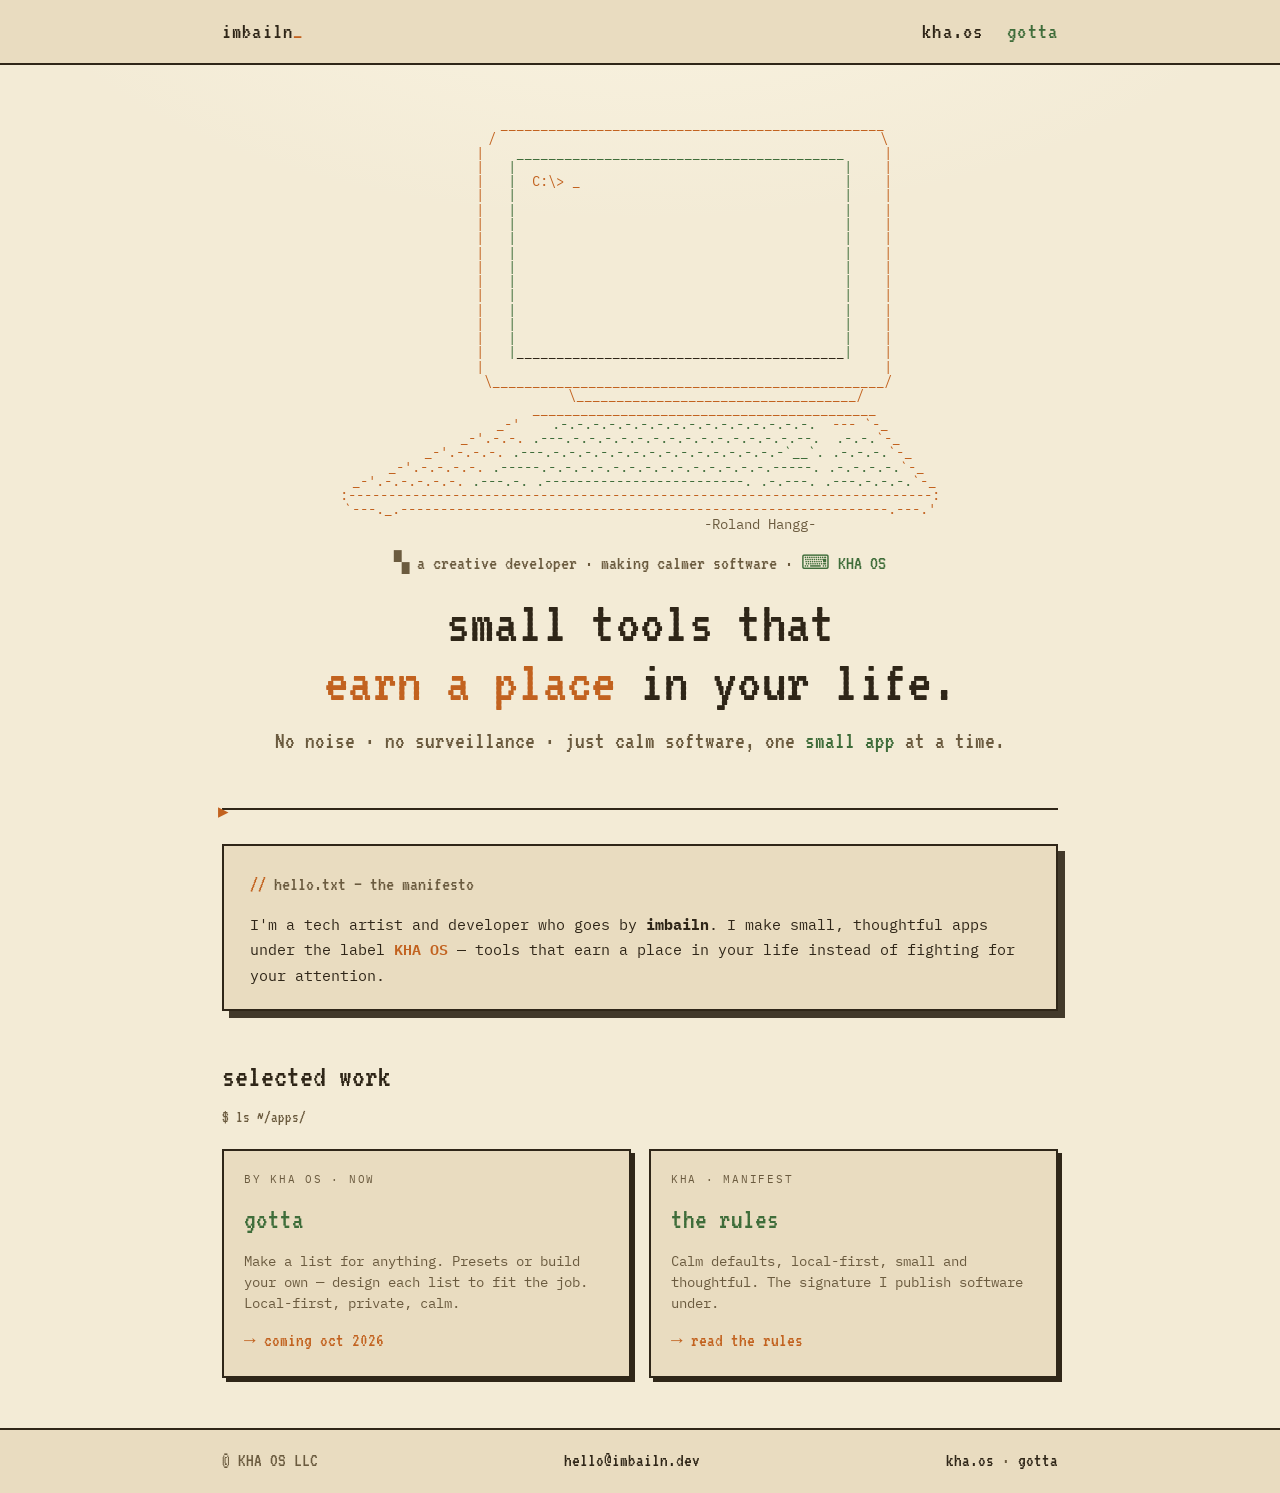
<file: index.html>
<!DOCTYPE html>
<html lang="en">
<head>
<meta charset="UTF-8">
<meta name="viewport" content="width=device-width, initial-scale=1.0">
<title>Nabil — a creative developer.</title>
<meta name="description" content="I'm Nabil (imbailn) — a creative developer and tech artist building calmer software under the label KHA OS. Small apps that earn a place in your life.">
<link rel="preconnect" href="https://fonts.googleapis.com">
<link rel="preconnect" href="https://fonts.gstatic.com" crossorigin>
<link href="https://fonts.googleapis.com/css2?family=VT323&family=IBM+Plex+Mono:wght@400;600&amp;display=swap" rel="stylesheet">
<link rel="stylesheet" href="styles.css">
</head>
<body>
<header>
  <div class="nav">
    <a class="logo" href="/">imbailn<span>_</span></a>
    <div class="right">
      <a href="/khaos/">kha.os</a>
      <a href="/khaos/gotta/">gotta</a>
    </div>
  </div>
</header>

<main class="wrap">
  <section class="hero">
<pre class="ascii" aria-label="A retro CRT computer terminal in ASCII art">
             <span class="a">________________________________________________</span>
            <span class="a">/                                                \</span>
           <span class="a">|</span>    <span class="g">_________________________________________</span>     <span class="a">|</span>
           <span class="a">|</span>   <span class="g">|</span>                                         <span class="g">|</span>    <span class="a">|</span>
           <span class="a">|</span>   <span class="g">|</span>  <span class="a">C:\&gt; _</span>                                 <span class="g">|</span>    <span class="a">|</span>
           <span class="a">|</span>   <span class="g">|</span>                                         <span class="g">|</span>    <span class="a">|</span>
           <span class="a">|</span>   <span class="g">|</span>                                         <span class="g">|</span>    <span class="a">|</span>
           <span class="a">|</span>   <span class="g">|</span>                                         <span class="g">|</span>    <span class="a">|</span>
           <span class="a">|</span>   <span class="g">|</span>                                         <span class="g">|</span>    <span class="a">|</span>
           <span class="a">|</span>   <span class="g">|</span>                                         <span class="g">|</span>    <span class="a">|</span>
           <span class="a">|</span>   <span class="g">|</span>                                         <span class="g">|</span>    <span class="a">|</span>
           <span class="a">|</span>   <span class="g">|</span>                                         <span class="g">|</span>    <span class="a">|</span>
           <span class="a">|</span>   <span class="g">|</span>                                         <span class="g">|</span>    <span class="a">|</span>
           <span class="a">|</span>   <span class="g">|</span>                                         <span class="g">|</span>    <span class="a">|</span>
           <span class="a">|</span>   <span class="g">|</span>                                         <span class="g">|</span>    <span class="a">|</span>
           <span class="a">|</span>   <span class="g">|</span>                                         <span class="g">|</span>    <span class="a">|</span>
           <span class="a">|</span>   <span class="g">|</span>_________________________________________<span class="g">|</span>    <span class="a">|</span>
           <span class="a">|</span>                                                  <span class="a">|</span>
            <span class="a">\_________________________________________________/</span>
                   <span class="a">\___________________________________/</span>
                <span class="a">___________________________________________</span>
             <span class="a">_-'</span>    <span class="g">.-.-.-.-.-.-.-.-.-.-.-.-.-.-.-.-.</span>  <span class="a">--- `-_</span>
          <span class="a">_-'.-.-.</span> <span class="g">.---.-.-.-.-.-.-.-.-.-.-.-.-.-.-.--.</span>  <span class="g">.-.-.</span><span class="a">`-_</span>
       <span class="a">_-'.-.-.-.</span> <span class="g">.---.-.-.-.-.-.-.-.-.-.-.-.-.-.-.-`__`.</span> <span class="g">.-.-.-.</span><span class="a">`-_</span>
    <span class="a">_-'.-.-.-.-.</span> <span class="g">.-----.-.-.-.-.-.-.-.-.-.-.-.-.-.-.-----. .-.-.-.-.</span><span class="a">`-_</span>
 <span class="a">_-'.-.-.-.-.-.</span> <span class="g">.---.-. .-------------------------. .-.---. .---.-.-.-.</span><span class="a">`-_</span>
<span class="a">:-------------------------------------------------------------------------:</span>
<span class="a">`---._.-------------------------------------------------------------.---.'</span>
                              <span class="gd">-Roland Hangg-</span>
</pre>
    <div class="think">▚ a creative developer · making calmer software · <span class="g">⌨ KHA OS</span></div>
    <h1>small tools that<br><em>earn a place</em> in your life.</h1>
    <p class="lede">No noise · no surveillance · just calm software, one <b>small app</b> at a time.</p>
  </section>

  <div class="rule"></div>

  <div class="intro">
    <div class="file">hello.txt — the manifesto</div>
    <p>I'm a tech artist and developer who goes by <strong>imbailn</strong>. I make small, thoughtful apps under the label <a href="/khaos/">KHA OS</a> — tools that earn a place in your life instead of fighting for your attention.</p>
  </div>

  <h2>selected work</h2>
  <p class="hint">$ ls ~/apps/</p>
  <div class="cards">
    <div class="card">
      <div class="tag">by KHA OS · now</div>
      <h3><a href="/khaos/gotta/">gotta</a></h3>
      <p>Make a list for anything. Presets or build your own — design each list to fit the job. Local-first, private, calm.</p>
      <span class="soon">→ coming oct 2026</span>
    </div>
    <div class="card">
      <div class="tag">kha · manifest</div>
      <h3><a href="/khaos/">the rules</a></h3>
      <p>Calm defaults, local-first, small and thoughtful. The signature I publish software under.</p>
      <span class="soon">→ read the rules</span>
    </div>
  </div>
</main>

<footer>
  <div class="foot">
    <span>© KHA OS LLC</span>
    <span><a href="mailto:hello@imbailn.dev">hello@imbailn.dev</a></span>
    <span><a href="/khaos/">kha.os</a> · <a href="/khaos/gotta/">gotta</a></span>
  </div>
</footer>
</body>
</html>
</file>
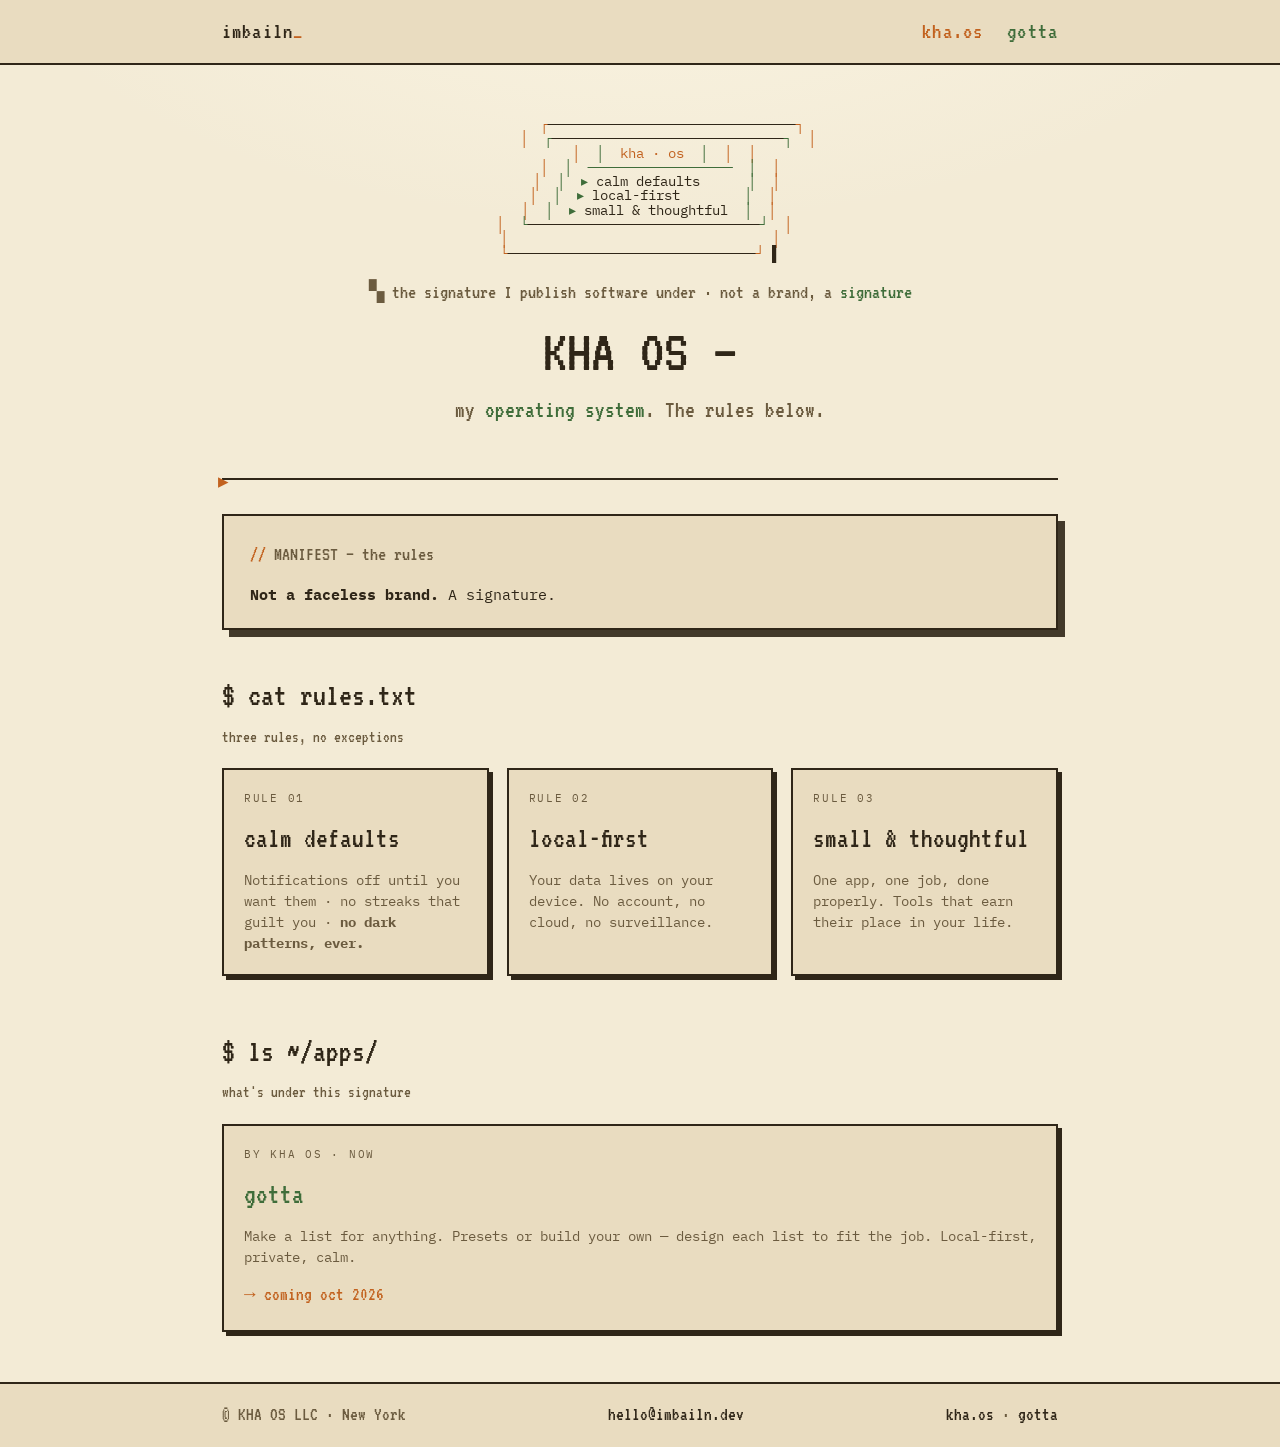
<file: khaos/index.html>
<!DOCTYPE html>
<html lang="en">
<head>
<meta charset="UTF-8">
<meta name="viewport" content="width=device-width, initial-scale=1.0">
<title>KHA OS — my operating system</title>
<meta name="description" content="KHA OS — the label under which Nabil (imbailn) publishes software. Calm by default, local-first, small and thoughtful.">
<link rel="preconnect" href="https://fonts.googleapis.com">
<link rel="preconnect" href="https://fonts.gstatic.com" crossorigin>
<link href="https://fonts.googleapis.com/css2?family=VT323&family=IBM+Plex+Mono:wght@400;600&amp;display=swap" rel="stylesheet">
<link rel="stylesheet" href="../styles.css">
</head>
<body>
<header>
  <div class="nav">
    <a class="logo" href="/">imbailn<span>_</span></a>
    <div class="right">
      <a href="/khaos/"><span style="color:var(--amber)">kha.os</span></a>
      <a href="/khaos/gotta/">gotta</a>
    </div>
  </div>
</header>

<main class="wrap">
  <section class="hero">
<pre class="ascii" aria-label="An open notebook in ASCII art">
        <span class="a">┌</span>───────────────────────────────<span class="a">┐</span>
       <span class="a">│</span>  <span class="g">┌</span>─────────────────────────────<span class="g">┐</span>  <span class="a">│</span>
      <span class="a">│</span>  <span class="g">│</span>  <span class="a">kha</span> <span class="a">·</span> <span class="a">os</span>  <span class="g">│</span>  <span class="a">│</span>  <span class="a">│</span>
     <span class="a">│</span>  <span class="g">│</span>  <span class="g">──────────────────</span>  <span class="g">│</span>  <span class="a">│</span>
    <span class="a">│</span>  <span class="g">│</span>  <span class="g">▸</span> calm defaults      <span class="g">│</span>  <span class="a">│</span>
   <span class="a">│</span>  <span class="g">│</span>  <span class="g">▸</span> local-first        <span class="g">│</span>  <span class="a">│</span>
  <span class="a">│</span>  <span class="g">│</span>  <span class="g">▸</span> small &amp; thoughtful  <span class="g">│</span>  <span class="a">│</span>
 <span class="a">│</span>  <span class="g">└</span>─────────────────────────────<span class="g">┘</span>  <span class="a">│</span>
<span class="a">│</span>                                 <span class="a">│</span>
<span class="a">└</span>───────────────────────────────<span class="a">┘</span> <span class="blink">▌</span>
</pre>
    <div class="think">▚ the signature I publish software under · not a brand, a <span class="g">signature</span></div>
    <h1>KHA OS —</h1>
    <p class="lede">my <b>operating system</b>. The rules below.</p>
  </section>

  <div class="rule"></div>

  <div class="intro">
    <div class="file">MANIFEST — the rules</div>
    <p><strong>Not a faceless brand.</strong> A signature.</p>
  </div>

  <h2>$ cat rules.txt</h2>
  <p class="hint">three rules, no exceptions</p>
  <div class="cards">
    <div class="card">
      <div class="tag">rule 01</div>
      <h3>calm defaults</h3>
      <p>Notifications off until you want them · no streaks that guilt you · <strong>no dark patterns, ever.</strong></p>
    </div>
    <div class="card">
      <div class="tag">rule 02</div>
      <h3>local-first</h3>
      <p>Your data lives on your device. No account, no cloud, no surveillance.</p>
    </div>
    <div class="card">
      <div class="tag">rule 03</div>
      <h3>small &amp; thoughtful</h3>
      <p>One app, one job, done properly. Tools that earn their place in your life.</p>
    </div>
  </div>

  <h2>$ ls ~/apps/</h2>
  <p class="hint">what's under this signature</p>
  <div class="cards" style="grid-template-columns:1fr">
    <div class="card">
      <div class="tag">by KHA OS · now</div>
      <h3><a href="/khaos/gotta/">gotta</a></h3>
      <p>Make a list for anything. Presets or build your own — design each list to fit the job. Local-first, private, calm.</p>
      <span class="soon">→ coming oct 2026</span>
    </div>
  </div>
</main>

<footer>
  <div class="foot">
    <span>© KHA OS LLC · New York</span>
    <span><a href="mailto:hello@imbailn.dev">hello@imbailn.dev</a></span>
    <span><a href="/khaos/">kha.os</a> · <a href="/khaos/gotta/">gotta</a></span>
  </div>
</footer>
</body>
</html>
</file>
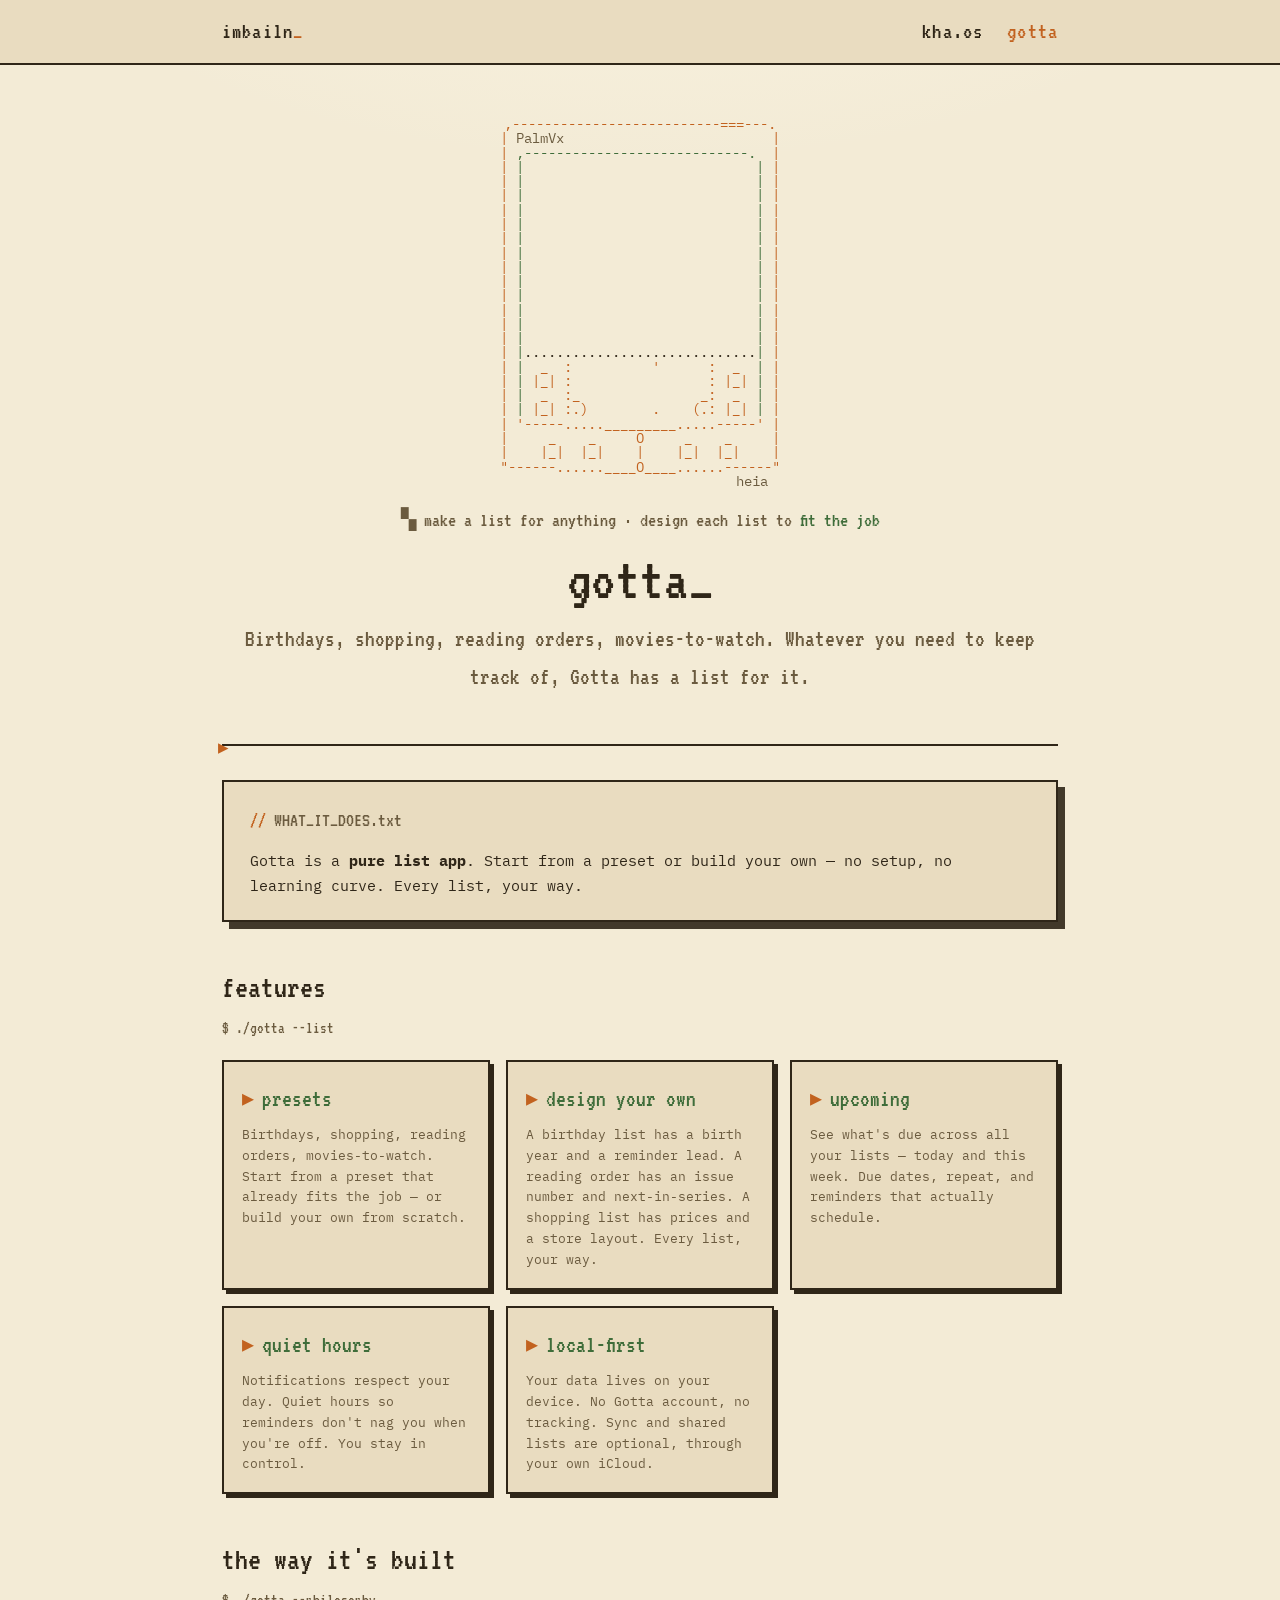
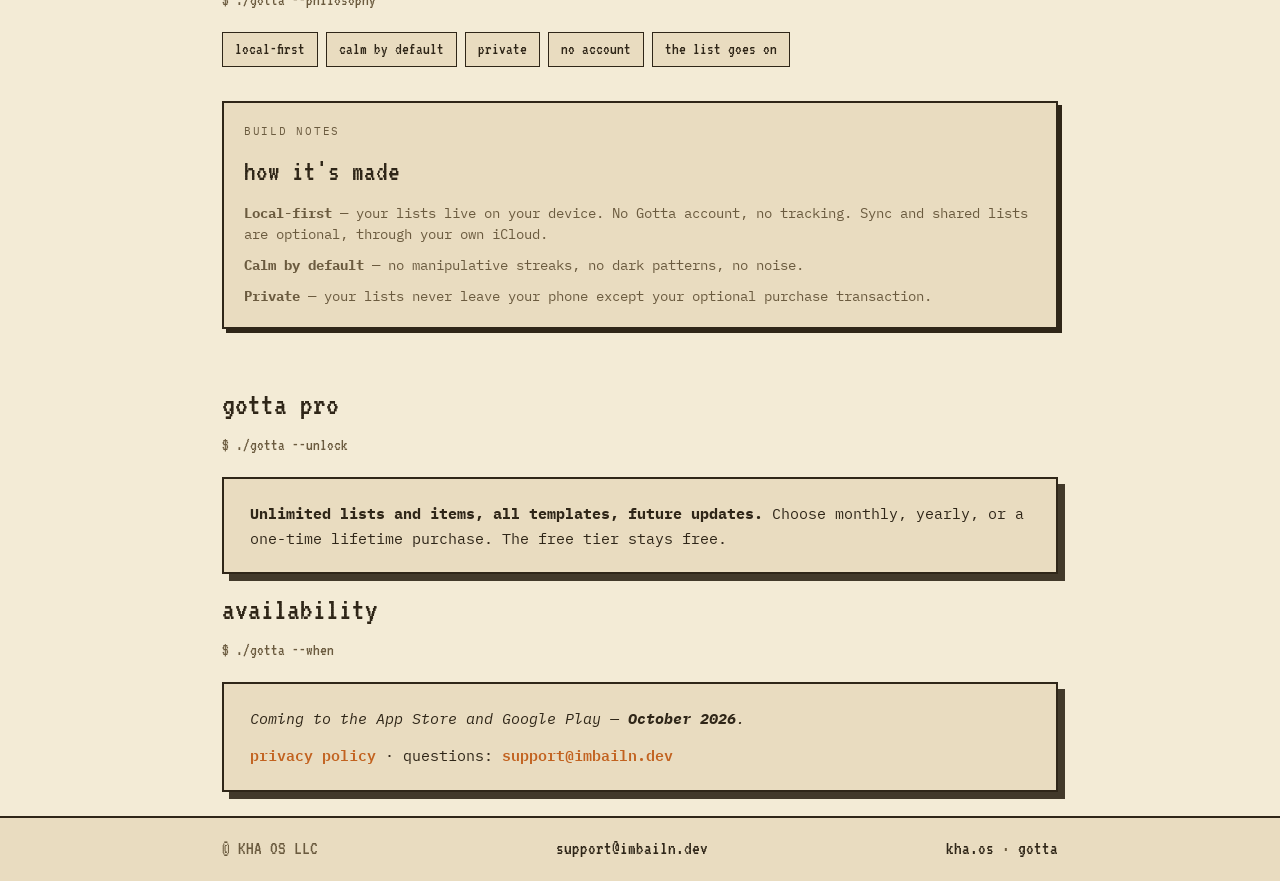
<file: khaos/gotta/index.html>
<!DOCTYPE html>
<html lang="en">
<head>
<meta charset="UTF-8">
<meta name="viewport" content="width=device-width, initial-scale=1.0">
<title>Gotta — make a list for anything</title>
<meta name="description" content="Gotta — a pure list app. Make a list for anything and design each list to fit the job. Presets or build your own. Local-first, private, calm.">
<link rel="preconnect" href="https://fonts.googleapis.com">
<link rel="preconnect" href="https://fonts.gstatic.com" crossorigin>
<link href="https://fonts.googleapis.com/css2?family=VT323&family=IBM+Plex+Mono:wght@400;600&amp;display=swap" rel="stylesheet">
<link rel="stylesheet" href="../../styles.css">
</head>
<body>
<header>
  <div class="nav">
    <a class="logo" href="/">imbailn<span>_</span></a>
    <div class="right">
      <a href="/khaos/">kha.os</a>
      <a href="/khaos/gotta/"><span style="color:var(--amber)">gotta</span></a>
    </div>
  </div>
</header>

<main class="wrap">
  <section class="hero">
<pre class="ascii" aria-label="A handheld PDA device in ASCII art">
<span class="a">,--------------------------===---.</span>
<span class="a">|</span> <span class="gd">PalmVx</span>                          <span class="a">|</span>
<span class="a">|</span> <span class="g">,----------------------------.</span>  <span class="a">|</span>
<span class="a">|</span> <span class="g">|</span>                             <span class="g">|</span> <span class="a">|</span>
<span class="a">|</span> <span class="g">|</span>                             <span class="g">|</span> <span class="a">|</span>
<span class="a">|</span> <span class="g">|</span>                             <span class="g">|</span> <span class="a">|</span>
<span class="a">|</span> <span class="g">|</span>                             <span class="g">|</span> <span class="a">|</span>
<span class="a">|</span> <span class="g">|</span>                             <span class="g">|</span> <span class="a">|</span>
<span class="a">|</span> <span class="g">|</span>                             <span class="g">|</span> <span class="a">|</span>
<span class="a">|</span> <span class="g">|</span>                             <span class="g">|</span> <span class="a">|</span>
<span class="a">|</span> <span class="g">|</span>                             <span class="g">|</span> <span class="a">|</span>
<span class="a">|</span> <span class="g">|</span>                             <span class="g">|</span> <span class="a">|</span>
<span class="a">|</span> <span class="g">|</span>                             <span class="g">|</span> <span class="a">|</span>
<span class="a">|</span> <span class="g">|</span>                             <span class="g">|</span> <span class="a">|</span>
<span class="a">|</span> <span class="g">|</span>                             <span class="g">|</span> <span class="a">|</span>
<span class="a">|</span> <span class="g">|</span>                             <span class="g">|</span> <span class="a">|</span>
<span class="a">|</span> <span class="g">|</span>.............................<span class="g">|</span> <span class="a">|</span>
<span class="a">|</span> <span class="g">|</span>  <span class="a">_</span>  <span class="a">:</span>          <span class="a">'</span>      <span class="a">:</span>  <span class="a">_</span>  <span class="g">|</span> <span class="a">|</span>
<span class="a">|</span> <span class="g">|</span> <span class="a">|_|</span> <span class="a">:</span>                 <span class="a">:</span> <span class="a">|_|</span> <span class="g">|</span> <span class="a">|</span>
<span class="a">|</span> <span class="g">|</span>  <span class="a">_</span>  <span class="a">:_</span>               <span class="a">_:</span>  <span class="a">_</span>  <span class="g">|</span> <span class="a">|</span>
<span class="a">|</span> <span class="g">|</span> <span class="a">|_|</span> <span class="a">:.)</span>        <span class="a">.</span>    <span class="a">(.:</span> <span class="a">|_|</span> <span class="g">|</span> <span class="a">|</span>
<span class="a">|</span> <span class="a">'-----....._________.....-----'</span> <span class="a">|</span>
<span class="a">|</span>     <span class="a">_</span>    <span class="a">_</span>     <span class="a">O</span>     <span class="a">_</span>    <span class="a">_</span>     <span class="a">|</span>
<span class="a">|</span>    <span class="a">|_|</span>  <span class="a">|_|</span>    <span class="a">|</span>    <span class="a">|_|</span>  <span class="a">|_|</span>    <span class="a">|</span>
<span class="a">"------......____O____......------"</span>
                            <span class="gd">heia</span>
</pre>
    <div class="think">▚ make a list for anything · design each list to <span class="g">fit the job</span></div>
    <h1>gotta<span>_</span></h1>
    <p class="lede">Birthdays, shopping, reading orders, movies-to-watch. Whatever you need to keep track of, Gotta has a list for it.</p>
  </section>

  <div class="rule"></div>

  <div class="intro">
    <div class="file">WHAT_IT_DOES.txt</div>
    <p>Gotta is a <strong>pure list app</strong>. Start from a preset or build your own — no setup, no learning curve. Every list, your way.</p>
  </div>

  <h2>features</h2>
  <p class="hint">$ ./gotta --list</p>
  <div class="features">
    <div class="feature">
      <div class="f-head"><span class="mark">▸</span> presets</div>
      <p>Birthdays, shopping, reading orders, movies-to-watch. Start from a preset that already fits the job — or build your own from scratch.</p>
    </div>
    <div class="feature">
      <div class="f-head"><span class="mark">▸</span> design your own</div>
      <p>A birthday list has a birth year and a reminder lead. A reading order has an issue number and next-in-series. A shopping list has prices and a store layout. Every list, your way.</p>
    </div>
    <div class="feature">
      <div class="f-head"><span class="mark">▸</span> upcoming</div>
      <p>See what's due across all your lists — today and this week. Due dates, repeat, and reminders that actually schedule.</p>
    </div>
    <div class="feature">
      <div class="f-head"><span class="mark">▸</span> quiet hours</div>
      <p>Notifications respect your day. Quiet hours so reminders don't nag you when you're off. You stay in control.</p>
    </div>
    <div class="feature">
      <div class="f-head"><span class="mark">▸</span> local-first</div>
      <p>Your data lives on your device. No Gotta account, no tracking. Sync and shared lists are optional, through your own iCloud.</p>
    </div>
  </div>

  <h2>the way it's built</h2>
  <p class="hint">$ ./gotta --philosophy</p>
  <div class="pillbox">
    <span class="pill">local-first</span>
    <span class="pill">calm by default</span>
    <span class="pill">private</span>
    <span class="pill">no account</span>
    <span class="pill">the list goes on</span>
  </div>
  <div class="cards" style="grid-template-columns:1fr">
    <div class="card">
      <div class="tag">build notes</div>
      <h3>how it's made</h3>
      <p><strong>Local-first</strong> — your lists live on your device. No Gotta account, no tracking. Sync and shared lists are optional, through your own iCloud.</p>
      <p style="margin-top:10px"><strong>Calm by default</strong> — no manipulative streaks, no dark patterns, no noise.</p>
      <p style="margin-top:10px"><strong>Private</strong> — your lists never leave your phone except your optional purchase transaction.</p>
    </div>
  </div>

  <h2>gotta pro</h2>
  <p class="hint">$ ./gotta --unlock</p>
  <div class="intro" style="margin-bottom:10px">
    <p><strong>Unlimited lists and items, all templates, future updates.</strong> Choose monthly, yearly, or a one-time lifetime purchase. The free tier stays free.</p>
  </div>

  <h2>availability</h2>
  <p class="hint">$ ./gotta --when</p>
  <div class="intro" style="margin-bottom:10px">
    <p><em>Coming to the App Store and Google Play — <strong>October 2026</strong>.</em></p>
    <p style="margin-top:12px"><a href="/khaos/gotta/privacy.html">privacy policy</a> · questions: <a href="mailto:support@imbailn.dev">support@imbailn.dev</a></p>
  </div>
</main>

<footer>
  <div class="foot">
    <span>© KHA OS LLC</span>
    <span><a href="mailto:support@imbailn.dev">support@imbailn.dev</a></span>
    <span><a href="/khaos/">kha.os</a> · <a href="/khaos/gotta/">gotta</a></span>
  </div>
</footer>
</body>
</html>
</file>
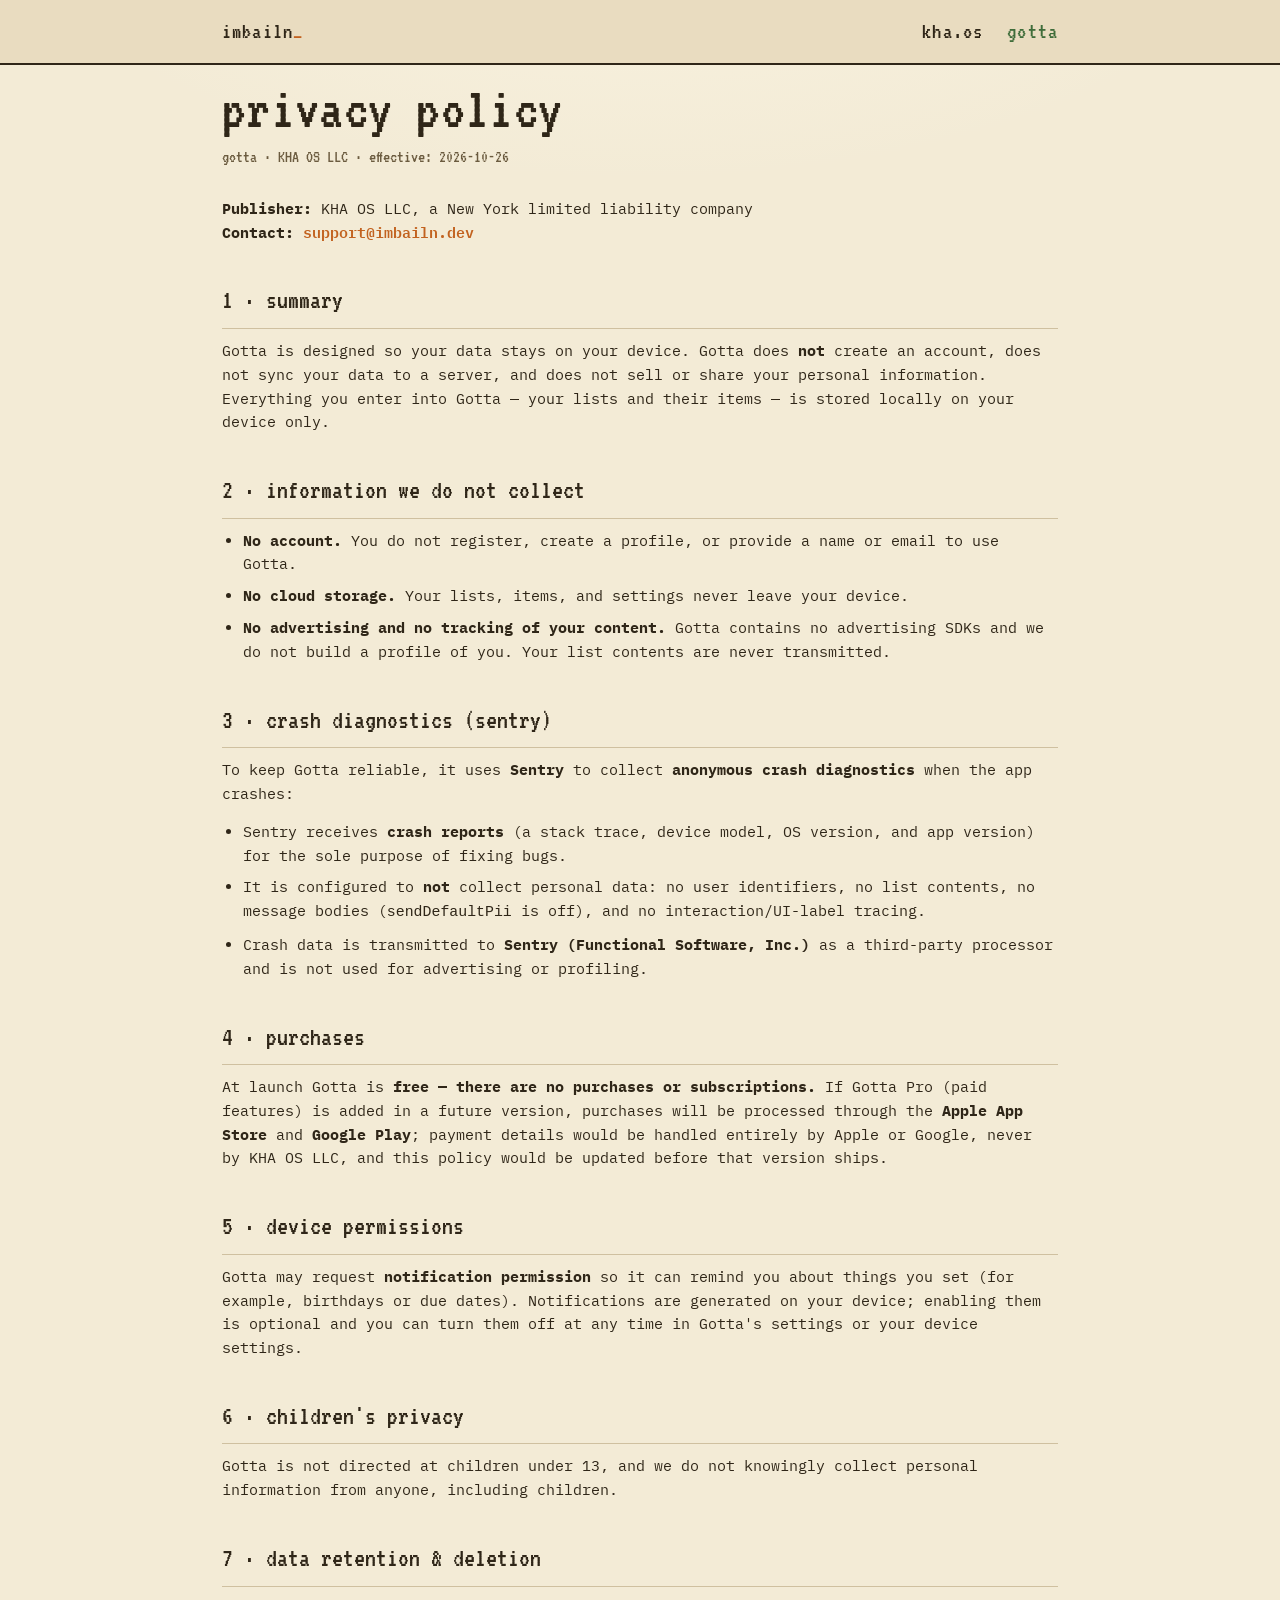
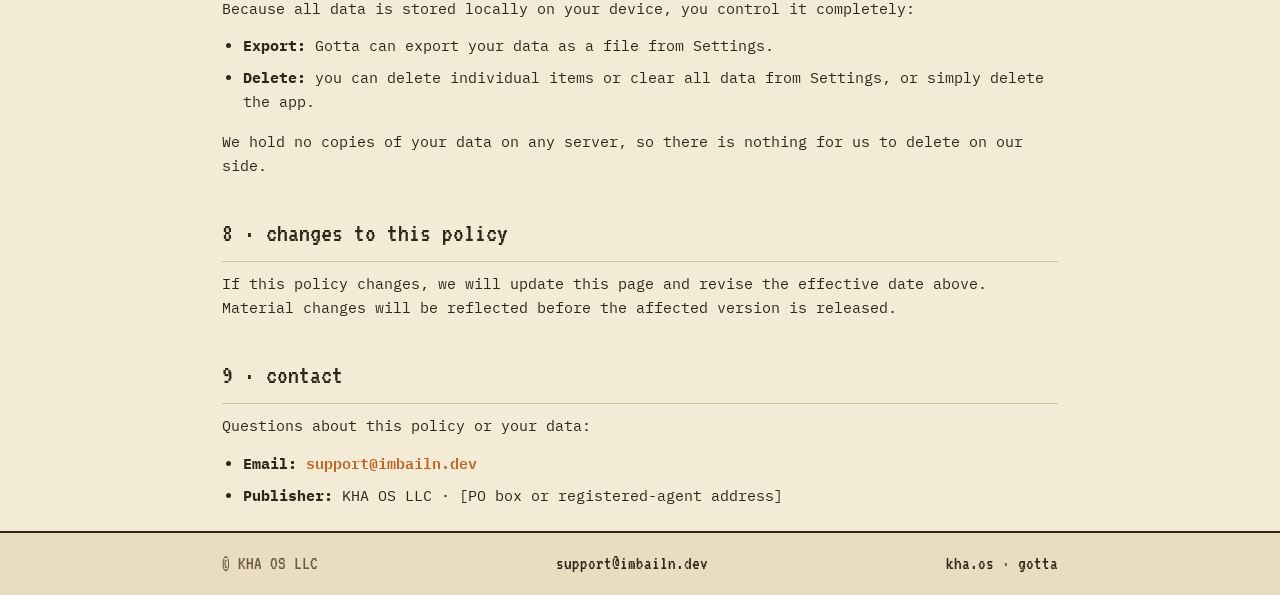
<file: khaos/gotta/privacy.html>
<!DOCTYPE html>
<html lang="en">
<head>
<meta charset="UTF-8">
<meta name="viewport" content="width=device-width, initial-scale=1.0">
<title>Privacy Policy — Gotta</title>
<meta name="description" content="Gotta privacy policy. Local-first: your lists live on your device. No accounts, no cloud, no tracking. Anonymous crash diagnostics via Sentry. KHA OS LLC.">
<link rel="preconnect" href="https://fonts.googleapis.com">
<link rel="preconnect" href="https://fonts.gstatic.com" crossorigin>
<link href="https://fonts.googleapis.com/css2?family=VT323&family=IBM+Plex+Mono:wght@400;600&amp;display=swap" rel="stylesheet">
<link rel="stylesheet" href="../../../styles.css">
</head>
<body>
<header>
  <div class="nav">
    <a class="logo" href="/">imbailn<span>_</span></a>
    <div class="right">
      <a href="/khaos/">kha.os</a>
      <a href="/khaos/gotta/">gotta</a>
    </div>
  </div>
</header>

<main class="wrap doc">
  <h1>privacy policy</h1>
  <p class="mutedline">gotta · KHA OS LLC · effective: 2026-10-26</p>

  <p><strong>Publisher:</strong> KHA OS LLC, a New York limited liability company<br>
  <strong>Contact:</strong> <a href="mailto:support@imbailn.dev">support@imbailn.dev</a></p>

  <h2>1 · summary</h2>
  <p>Gotta is designed so your data stays on your device. Gotta does <strong>not</strong> create an account, does not sync your data to a server, and does not sell or share your personal information. Everything you enter into Gotta — your lists and their items — is stored locally on your device only.</p>

  <h2>2 · information we do not collect</h2>
  <ul>
    <li><strong>No account.</strong> You do not register, create a profile, or provide a name or email to use Gotta.</li>
    <li><strong>No cloud storage.</strong> Your lists, items, and settings never leave your device.</li>
    <li><strong>No advertising and no tracking of your content.</strong> Gotta contains no advertising SDKs and we do not build a profile of you. Your list contents are never transmitted.</li>
  </ul>

  <h2>3 · crash diagnostics (sentry)</h2>
  <p>To keep Gotta reliable, it uses <strong>Sentry</strong> to collect <strong>anonymous crash diagnostics</strong> when the app crashes:</p>
  <ul>
    <li>Sentry receives <strong>crash reports</strong> (a stack trace, device model, OS version, and app version) for the sole purpose of fixing bugs.</li>
    <li>It is configured to <strong>not</strong> collect personal data: no user identifiers, no list contents, no message bodies (<code>sendDefaultPii</code> is off), and no interaction/UI-label tracing.</li>
    <li>Crash data is transmitted to <strong>Sentry (Functional Software, Inc.)</strong> as a third-party processor and is not used for advertising or profiling.</li>
  </ul>

  <h2>4 · purchases</h2>
  <p>At launch Gotta is <strong>free — there are no purchases or subscriptions.</strong> If Gotta Pro (paid features) is added in a future version, purchases will be processed through the <strong>Apple App Store</strong> and <strong>Google Play</strong>; payment details would be handled entirely by Apple or Google, never by KHA OS LLC, and this policy would be updated before that version ships.</p>

  <h2>5 · device permissions</h2>
  <p>Gotta may request <strong>notification permission</strong> so it can remind you about things you set (for example, birthdays or due dates). Notifications are generated on your device; enabling them is optional and you can turn them off at any time in Gotta's settings or your device settings.</p>

  <h2>6 · children's privacy</h2>
  <p>Gotta is not directed at children under 13, and we do not knowingly collect personal information from anyone, including children.</p>

  <h2>7 · data retention &amp; deletion</h2>
  <p>Because all data is stored locally on your device, you control it completely:</p>
  <ul>
    <li><strong>Export:</strong> Gotta can export your data as a file from Settings.</li>
    <li><strong>Delete:</strong> you can delete individual items or clear all data from Settings, or simply delete the app.</li>
  </ul>
  <p>We hold no copies of your data on any server, so there is nothing for us to delete on our side.</p>

  <h2>8 · changes to this policy</h2>
  <p>If this policy changes, we will update this page and revise the effective date above. Material changes will be reflected before the affected version is released.</p>

  <h2>9 · contact</h2>
  <p>Questions about this policy or your data:</p>
  <ul>
    <li><strong>Email:</strong> <a href="mailto:support@imbailn.dev">support@imbailn.dev</a></li>
    <li><strong>Publisher:</strong> KHA OS LLC · [PO box or registered-agent address]</li>
  </ul>
</main>

<footer>
  <div class="foot">
    <span>© KHA OS LLC</span>
    <span><a href="mailto:support@imbailn.dev">support@imbailn.dev</a></span>
    <span><a href="/khaos/">kha.os</a> · <a href="/khaos/gotta/">gotta</a></span>
  </div>
</footer>
</body>
</html>
</file>
<file: styles.css>
/* ============================================================
   imbailn.dev — "warm terminal" design system
   beige 90s CRT + amber/green phosphor · VT323 + IBM Plex Mono
   Shared across / · /khaos/ · /khaos/gotta/ · /khaos/gotta/privacy
   ============================================================ */

:root{
  --paper:#f3ebd6;
  --paper-hi:#faf4e2;
  --cream:#e9dcc0;
  --ink:#2f2618;
  --muted:#6b5b3f;
  --amber:#c2621f;
  --amber-hi:#e9a13c;
  --green:#3f6d3a;
  --green-hi:#5f9a52;
  --line:#cfc0a0;
  --shadow:rgba(47,38,24,.9);
}

*{box-sizing:border-box;margin:0;padding:0}
html{-webkit-text-size-adjust:100%}
body{
  font-family:"IBM Plex Mono",monospace;
  background:
    radial-gradient(1100px 520px at 50% -6%, var(--paper-hi) 0%, transparent 60%),
    var(--paper);
  color:var(--ink);
  line-height:1.6;
  min-height:100vh;
  -webkit-font-smoothing:antialiased;
  text-rendering:optimizeLegibility;
}

/* ---------- shared frame ---------- */
.wrap{max-width:880px;margin:0 auto;padding:0 22px}

header{border-bottom:2px solid var(--ink);background:var(--cream)}
.nav{
  display:flex;justify-content:space-between;align-items:center;
  padding:13px 22px;max-width:880px;margin:0 auto;
  font-family:"VT323",monospace;font-size:1.45rem;letter-spacing:.05em;
}
.nav a{color:var(--ink);text-decoration:none;transition:color .1s}
.nav a:hover{color:var(--amber)}
.nav .logo span{color:var(--amber)}
.nav .right{display:flex;gap:24px}
.nav .right a[href*="/gotta"]{color:var(--green)}
.nav .right a[href*="/gotta"]:hover{color:var(--green-hi)}

main{padding-bottom:20px}
footer{margin-top:24px;border-top:2px solid var(--ink);background:var(--cream)}
.foot{
  max-width:880px;margin:0 auto;padding:16px 22px;
  display:flex;justify-content:space-between;flex-wrap:wrap;gap:8px 20px;
  font-family:"VT323",monospace;font-size:1.2rem;color:var(--muted);
}
.foot a{color:var(--ink);text-decoration:none;transition:color .1s}
.foot a:hover{color:var(--amber)}

/* ---------- hero + ascii ---------- */
.hero{padding:52px 0 20px;text-align:center}
.ascii{
  margin:0 auto;display:block;width:max-content;
  font-size:14px;line-height:1.02;font-family:"IBM Plex Mono",monospace;
}
.ascii .a{color:var(--amber)}
.ascii .g{color:var(--green)}
.ascii .gd{color:var(--muted)}
.blink{animation:blink 1s steps(1) infinite}
@keyframes blink{50%{opacity:0}}

.think{
  font-family:"VT323",monospace;color:var(--muted);
  margin-top:16px;font-size:1.25rem;
}
.think .g{color:var(--green)}

h1{
  font-family:"VT323",monospace;font-weight:400;
  font-size:clamp(2.4rem,6.5vw,3.8rem);line-height:.98;
  margin:14px 0 10px;letter-spacing:.005em;
}
h1 em{color:var(--amber);font-style:normal}
.lede{
  font-family:"VT323",monospace;
  font-size:clamp(1.15rem,2.6vw,1.5rem);color:var(--muted);
}
.lede b{color:var(--green);font-weight:400}

/* ---------- section chrome ---------- */
.rule{height:2px;background:var(--ink);margin:28px 0 34px;position:relative}
.rule::after{
  content:"▸";position:absolute;top:-14px;left:-4px;
  color:var(--amber);font-size:1.3rem;
}

.intro{
  border:2px solid var(--ink);background:var(--cream);
  padding:22px 26px;margin-bottom:40px;box-shadow:7px 7px 0 var(--shadow);
}
.intro .file{font-family:"VT323",monospace;color:var(--muted);font-size:1.25rem;margin-bottom:12px}
.intro .file::before{content:"// ";color:var(--amber)}
.intro p{font-size:.96rem;margin-bottom:10px}
.intro p:last-child{margin-bottom:0}
.intro a{color:var(--amber);font-weight:600;text-decoration:none;border-bottom:1px solid transparent}
.intro a:hover{color:var(--amber);text-decoration:underline}
.intro strong{color:var(--ink)}

h2{
  font-family:"VT323",monospace;font-weight:400;
  font-size:2rem;margin:8px 0 2px;
}
.hint{font-family:"VT323",monospace;color:var(--muted);font-size:1.05rem;margin-bottom:18px}

/* ---------- cards ---------- */
.cards{display:grid;grid-template-columns:repeat(auto-fit,minmax(264px,1fr));gap:18px;margin-bottom:50px}
.card{
  border:2px solid var(--ink);background:var(--cream);
  padding:20px;box-shadow:4px 4px 0 var(--ink);
  transition:transform .06s, box-shadow .06s;
}
.card:hover{transform:translate(-2px,-2px);box-shadow:6px 6px 0 var(--amber)}
.card .tag{font-size:.68rem;text-transform:uppercase;letter-spacing:.16em;color:var(--muted);margin-bottom:8px}
.card h3{font-family:"VT323",monospace;font-weight:400;font-size:1.8rem;margin-bottom:8px}
.card h3 a{color:var(--green);text-decoration:none}
.card h3 a:hover{color:var(--green-hi);text-decoration:underline}
.card p{font-size:.85rem;color:var(--muted);line-height:1.55;margin-bottom:0}
.card .soon{display:inline-block;margin-top:12px;font-family:"VT323",monospace;font-size:1.2rem;color:var(--amber)}

/* ---------- long-form / privacy ---------- */
.doc h1{margin-bottom:4px}
.doc .mutedline{font-family:"VT323",monospace;color:var(--muted);font-size:1.1rem;margin-bottom:26px}
.doc h2{font-size:1.7rem;margin:34px 0 10px}
.doc h2::after{content:"";display:block;height:1px;background:var(--line);margin-top:6px}
.doc p{font-size:.93rem;color:var(--ink);margin-bottom:14px}
.doc a{color:var(--amber);font-weight:600;text-decoration:none}
.doc a:hover{text-decoration:underline}
.doc ul{margin:0 0 16px 1.4em;font-size:.93rem}
.doc li{margin-bottom:8px}
.doc li strong{color:var(--ink)}
.doc .doc-box{border:2px solid var(--ink);background:var(--cream);padding:18px 22px;margin-bottom:18px;box-shadow:5px 5px 0 var(--shadow)}

/* ---------- gota feature grid ---------- */
.features{display:grid;grid-template-columns:repeat(auto-fit,minmax(240px,1fr));gap:16px;margin-bottom:40px}
.feature{border:2px solid var(--ink);background:var(--cream);padding:18px;box-shadow:4px 4px 0 var(--ink)}
.feature .f-head{font-family:"VT323",monospace;font-size:1.5rem;color:var(--green);margin-bottom:6px;display:flex;align-items:center;gap:8px}
.feature .f-head .mark{color:var(--amber)}
.feature p{font-size:.84rem;color:var(--muted);line-height:1.55}
.pillbox{display:flex;flex-wrap:wrap;gap:8px;margin-bottom:34px}
.pill{
  font-family:"VT323",monospace;font-size:1.05rem;color:var(--ink);
  border:1.5px solid var(--ink);background:var(--cream);padding:3px 12px;
}

/* ---------- responsive ---------- */
@media(max-width:600px){
  .nav{font-size:1.12rem;padding:11px 18px}
  .nav .right{gap:16px}
  .ascii{font-size:7.5px}
  .cards,.features{grid-template-columns:1fr}
  main{padding:0 6px}
}
</file>
